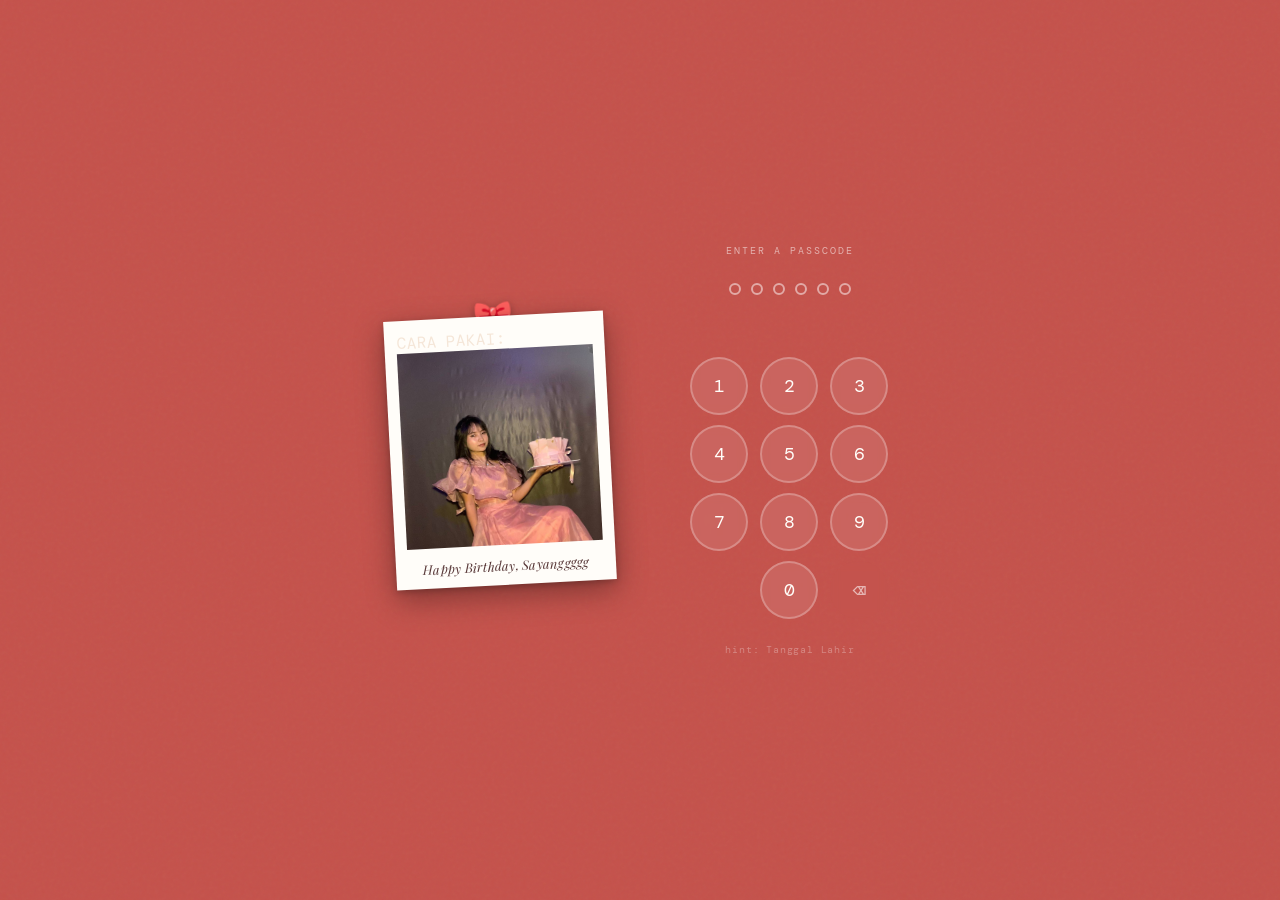
<file: index.html>
<!DOCTYPE html>
<html lang="id">
<head>
  <meta charset="UTF-8" />
  <meta name="viewport" content="width=device-width, initial-scale=1.0" />
  <title>Birthday Surprise 🎂</title>
  <link rel="stylesheet" href="css/global.css" />
  <link rel="stylesheet" href="css/lock.css" />
</head>
<body>

<main class="lock-page">

  <!-- ======= KIRI: POLAROID ======= -->
  <div class="polaroid-wrap">
    <span class="ribbon">🎀</span>

    <div class="polaroid">
      
        CARA PAKAI:
        
        <img class="polaroid-photo" src="assets/audioAssets/photos/02.jpeg" alt="foto" />
      
      <!-- <div class="polaroid-photo-placeholder">📷</div> -->

      <!-- ✏️ Ganti teks caption di bawah ini -->
      <span class="polaroid-caption">Happy Birthday, Sayanggggg</span>
    </div>
  </div>

  <!-- ======= KANAN: PIN PAD ======= -->
  <div class="pin-section">

    <span class="pin-label">Enter a Passcode</span>

    <!-- 6 dot indicator -->
    <div class="pin-display" id="pinDisplay">
      <span class="pin-dot" data-index="0"></span>
      <span class="pin-dot" data-index="1"></span>
      <span class="pin-dot" data-index="2"></span>
      <span class="pin-dot" data-index="3"></span>
      <span class="pin-dot" data-index="4"></span>
      <span class="pin-dot" data-index="5"></span>
    </div>

    <!-- Error text -->
    <div class="pin-error" id="pinError">Wrong passcode. Try again.</div>

    <!-- Keypad 3x4 -->
    <div class="keypad">
      <button class="key-btn" onclick="pressKey('1')">1</button>
      <button class="key-btn" onclick="pressKey('2')">2</button>
      <button class="key-btn" onclick="pressKey('3')">3</button>
      <button class="key-btn" onclick="pressKey('4')">4</button>
      <button class="key-btn" onclick="pressKey('5')">5</button>
      <button class="key-btn" onclick="pressKey('6')">6</button>
      <button class="key-btn" onclick="pressKey('7')">7</button>
      <button class="key-btn" onclick="pressKey('8')">8</button>
      <button class="key-btn" onclick="pressKey('9')">9</button>
      <button class="key-btn empty" aria-hidden="true"></button>
      <button class="key-btn" onclick="pressKey('0')">0</button>
      <button class="key-btn delete" onclick="deleteKey()" aria-label="Delete">⌫</button>
    </div>

    <!-- ✏️ Ganti hint sesuai clue yang mau dikasih -->
    <p class="pin-hint">hint: Tanggal Lahir </p>

  </div>

</main>

<script src="js/lock.js"></script>
</body>
</html>
</file>
<file: css/global.css>
@import url('https://fonts.googleapis.com/css2?family=Playfair+Display:ital,wght@0,400;0,700;1,400&family=DM+Mono:wght@300;400&display=swap');

/* ============================================
   GLOBAL VARIABLES & RESET
   ============================================ */
:root {
  --red-dark:    #8B2A2A;
  --red-mid:     #A83232;
  --red-bg:      #C4514A;
  --pink-bg:     #D98A87;
  --pink-light:  #EDB8B5;
  --cream:       #FEF3E2;
  --gold:        #E8B84B;
  --gold-light:  #F5D07A;
  --white:       #FFFDF9;
  --dark:        #1A0A0A;
  --text-light:  #F5E6D8;

  --font-display: 'Playfair Display', Georgia, serif;
  --font-mono:    'DM Mono', 'Courier New', monospace;

  --ease-bounce: cubic-bezier(0.34, 1.56, 0.64, 1);
  --ease-smooth: cubic-bezier(0.4, 0, 0.2, 1);
}

*, *::before, *::after {
  box-sizing: border-box;
  margin: 0;
  padding: 0;
}

html, body {
  width: 100%;
  height: 100%;
  overflow: hidden;
}

body {
  font-family: var(--font-mono);
  background: var(--red-bg);
  color: var(--text-light);
  -webkit-font-smoothing: antialiased;
}

/* ============================================
   PAGE TRANSITION
   ============================================ */
body {
  animation: pageIn 0.5s var(--ease-smooth) both;
}

@keyframes pageIn {
  from { opacity: 0; transform: scale(0.98); }
  to   { opacity: 1; transform: scale(1); }
}

.fade-out {
  animation: pageOut 0.5s var(--ease-smooth) forwards !important;
}

@keyframes pageOut {
  from { opacity: 1; transform: scale(1); }
  to   { opacity: 0; transform: scale(1.02); }
}

/* ============================================
   SHAKE UTILITY
   ============================================ */
@keyframes shake {
  0%, 100% { transform: translateX(0); }
  15%       { transform: translateX(-8px); }
  30%       { transform: translateX(8px); }
  45%       { transform: translateX(-6px); }
  60%       { transform: translateX(6px); }
  75%       { transform: translateX(-3px); }
  90%       { transform: translateX(3px); }
}

.shake {
  animation: shake 0.55s var(--ease-smooth) both;
}
</file>
<file: css/lock.css>
/* ============================================
   LOCK SCREEN  —  lock.css
   ============================================ */

.lock-page {
  width: 100vw;
  height: 100vh;
  background: var(--red-bg);
  display: flex;
  align-items: center;
  justify-content: center;
  gap: 80px;
  padding: 40px;
  position: relative;
  overflow: hidden;
}

/* Subtle noise texture overlay */
.lock-page::before {
  content: '';
  position: fixed;
  inset: 0;
  background-image: url("data:image/svg+xml,%3Csvg viewBox='0 0 256 256' xmlns='http://www.w3.org/2000/svg'%3E%3Cfilter id='noise'%3E%3CfeTurbulence type='fractalNoise' baseFrequency='0.9' numOctaves='4' stitchTiles='stitch'/%3E%3C/filter%3E%3Crect width='100%25' height='100%25' filter='url(%23noise)' opacity='0.04'/%3E%3C/svg%3E");
  pointer-events: none;
  z-index: 0;
}

/* ============================================
   POLAROID PHOTO
   ============================================ */
.polaroid-wrap {
  position: relative;
  z-index: 1;
  animation: polaroidFloat 0.7s var(--ease-bounce) both;
  animation-delay: 0.1s;
}

@keyframes polaroidFloat {
  from { opacity: 0; transform: translateY(30px) rotate(-3deg); }
  to   { opacity: 1; transform: translateY(0) rotate(-3deg); }
}

.polaroid {
  background: var(--white);
  padding: 12px 12px 40px;
  box-shadow:
    0 10px 30px rgba(0,0,0,0.35),
    0 2px 6px rgba(0,0,0,0.2);
  width: 220px;
  position: relative;
}

.polaroid-photo {
  width: 100%;
  aspect-ratio: 1;
  object-fit: cover;
  display: block;
  background: #c9a090; /* placeholder kalau foto belum ada */
}

/* Placeholder saat belum ada foto */
.polaroid-photo-placeholder {
  width: 100%;
  aspect-ratio: 1;
  background: linear-gradient(135deg, #c9a090 0%, #a07060 100%);
  display: flex;
  align-items: center;
  justify-content: center;
  font-size: 48px;
  color: rgba(255,255,255,0.6);
}

.polaroid-caption {
  position: absolute;
  bottom: 0;
  left: 0;
  right: 0;
  height: 40px;
  display: flex;
  align-items: center;
  justify-content: center;
  font-family: var(--font-display);
  font-style: italic;
  font-size: 13px;
  color: #5a3a3a;
  letter-spacing: 0.02em;
}

/* Ribbon bow di atas polaroid */
.ribbon {
  position: absolute;
  top: -20px;
  left: 50%;
  transform: translateX(-50%);
  font-size: 32px;
  filter: drop-shadow(0 2px 4px rgba(0,0,0,0.3));
  animation: ribbonWiggle 3s ease-in-out infinite;
}

@keyframes ribbonWiggle {
  0%, 100% { transform: translateX(-50%) rotate(-5deg); }
  50%       { transform: translateX(-50%) rotate(5deg); }
}

/* ============================================
   PIN PAD SECTION
   ============================================ */
.pin-section {
  display: flex;
  flex-direction: column;
  align-items: center;
  gap: 20px;
  z-index: 1;
  animation: pinSectionIn 0.7s var(--ease-bounce) both;
  animation-delay: 0.25s;
}

@keyframes pinSectionIn {
  from { opacity: 0; transform: translateY(30px); }
  to   { opacity: 1; transform: translateY(0); }
}

.pin-label {
  font-family: var(--font-mono);
  font-size: 10px;
  letter-spacing: 0.2em;
  text-transform: uppercase;
  color: rgba(255,255,255,0.55);
}

/* 4 dot indicators */
.pin-display {
  display: flex;
  gap: 10px;
  align-items: center;
  justify-content: center;
  height: 24px;
}

.pin-dot {
  width: 12px;
  height: 12px;
  border-radius: 50%;
  border: 2px solid rgba(255,255,255,0.5);
  background: transparent;
  transition: all 0.2s var(--ease-bounce);
}

.pin-dot.filled {
  background: var(--white);
  border-color: var(--white);
  transform: scale(1.15);
}

.pin-dot.error {
  border-color: #ff6b6b;
  background: #ff6b6b;
}

/* Keypad grid */
.keypad {
  display: grid;
  grid-template-columns: repeat(3, 1fr);
  gap: 10px;
  width: 200px;
}

.key-btn {
  width: 58px;
  height: 58px;
  border-radius: 50%;
  border: 2px solid rgba(255,255,255,0.25);
  background: rgba(255,255,255,0.1);
  color: var(--white);
  font-family: var(--font-mono);
  font-size: 18px;
  font-weight: 400;
  cursor: pointer;
  transition:
    background  0.15s ease,
    transform   0.1s var(--ease-bounce),
    border-color 0.15s ease;
  backdrop-filter: blur(4px);
  -webkit-backdrop-filter: blur(4px);
  display: flex;
  align-items: center;
  justify-content: center;
  user-select: none;
  -webkit-tap-highlight-color: transparent;
}

.key-btn:hover {
  background: rgba(255,255,255,0.2);
  border-color: rgba(255,255,255,0.45);
}

.key-btn:active {
  transform: scale(0.9);
  background: rgba(255,255,255,0.3);
}

/* Tombol delete — lebih kecil & transparan */
.key-btn.delete {
  font-size: 22px;
  background: transparent;
  border-color: transparent;
  color: rgba(255,255,255,0.6);
}

.key-btn.delete:hover {
  color: var(--white);
  background: rgba(255,255,255,0.1);
  border-color: rgba(255,255,255,0.2);
}

/* Tombol kosong (spacer grid) */
.key-btn.empty {
  visibility: hidden;
  pointer-events: none;
}

/* ============================================
   ERROR MESSAGE
   ============================================ */
.pin-error {
  font-size: 11px;
  color: #ffaaaa;
  letter-spacing: 0.05em;
  height: 16px;
  text-align: center;
  opacity: 0;
  transition: opacity 0.2s ease;
}

.pin-error.visible {
  opacity: 1;
}

/* ============================================
   HINT (kecil di bawah)
   ============================================ */
.pin-hint {
  font-size: 10px;
  color: rgba(255,255,255,0.3);
  letter-spacing: 0.08em;
  text-align: center;
  margin-top: 4px;
}

/* ============================================
   RESPONSIVE — Mobile
   ============================================ */
@media (max-width: 600px) {
  .lock-page {
    flex-direction: column;
    gap: 40px;
    justify-content: center;
  }

  .polaroid {
    width: 180px;
  }

  @keyframes polaroidFloat {
    from { opacity: 0; transform: translateY(20px) rotate(-2deg); }
    to   { opacity: 1; transform: translateY(0) rotate(-2deg); }
  }
}
</file>
<file: css/hero.css>
/* ============================================
   HERO SECTION  —  hero.css
   ============================================ */

.hero-page {
  width: 100vw;
  height: 100vh;
  position: relative;
  overflow: hidden;
  display: flex;
  align-items: flex-end;
  justify-content: flex-start;
}

/* ============================================
   BACKGROUND PHOTO
   ============================================ */
.hero-bg {
  position: absolute;
  inset: 0;
  background-size: cover;
  background-position: center center;
  opacity: 0;
  z-index: 0;
  transition: opacity 2.5s ease-in-out;
  will-change: opacity, transform;
  backface-visibility: hidden;
  transform: scale(1.03);
}

.hero-bg.active {
  opacity: 1;
  z-index: 2;
}

@keyframes kenburns {
  from {
    transform: scale(1.03);
  }
  to {
    transform: scale(1.10);
  }
}

.hero-photo-grid {
  display: flex;
  width: 100%;
  height: 100%;
  overflow: hidden;
}

.hero-photo-grid img {
  width: 100%;
  height: 100%;
  object-fit: cover;
  object-position: center;
  flex-shrink: 0;
  animation: slideShow 20s linear infinite;
}

@keyframes slideShow {
  0%   { transform: translateX(0); }
  100% { transform: translateX(-100%); }
}

/* Gradient overlay bawah (biar teks kebaca) */
.hero-overlay {
  position: absolute;
  inset: 0;
  background: linear-gradient(
    to top,
    rgba(20, 5, 5, 0.85) 0%,
    rgba(20, 5, 5, 0.4) 40%,
    rgba(20, 5, 5, 0.1) 70%,
    transparent 100%
  );
  z-index: 1;
}

/* ============================================
   COUNTER (kecil di kanan atas)
   ============================================ */
.hero-counter {
  position: absolute;
  top: 28px;
  right: 28px;
  z-index: 3;
  text-align: right;
  font-family: var(--font-mono);
  font-size: 11px;
  color: rgba(255,255,255,0.5);
  letter-spacing: 0.08em;
  animation: fadeInDown 0.8s var(--ease-smooth) 0.5s both;
}

@keyframes fadeInDown {
  from { opacity: 0; transform: translateY(-10px); }
  to   { opacity: 1; transform: translateY(0); }
}

/* ============================================
   MAIN CONTENT (bawah kiri)
   ============================================ */
.hero-content {
  position: relative;
  z-index: 2;
  padding: 0 48px 56px;
  max-width: 600px;
}

.hero-eyebrow {
  font-family: var(--font-mono);
  font-size: 11px;
  letter-spacing: 0.2em;
  text-transform: uppercase;
  color: var(--gold-light);
  margin-bottom: 14px;
  opacity: 0;
  animation: slideUp 0.7s var(--ease-bounce) 0.3s forwards;
}

.hero-title {
  font-family: var(--font-display);
  font-size: clamp(36px, 5vw, 58px);
  font-weight: 700;
  line-height: 1.1;
  color: var(--white);
  margin-bottom: 16px;
  opacity: 0;
  animation: slideUp 0.7s var(--ease-bounce) 0.45s forwards;
}

.hero-title em {
  font-style: italic;
  color: var(--gold-light);
}

.hero-subtitle {
  font-family: var(--font-display);
  font-style: italic;
  font-size: clamp(14px, 1.8vw, 17px);
  line-height: 1.6;
  color: rgba(255,255,255,0.75);
  margin-bottom: 32px;
  max-width: 420px;
  opacity: 0;
  animation: slideUp 0.7s var(--ease-smooth) 0.6s forwards;
}

@keyframes slideUp {
  from { opacity: 0; transform: translateY(24px); }
  to   { opacity: 1; transform: translateY(0); }
}

/* ============================================
   CTA BUTTON
   ============================================ */
.hero-cta {
  display: inline-flex;
  align-items: center;
  gap: 10px;
  padding: 14px 28px;
  background: transparent;
  border: 1.5px solid rgba(255,255,255,0.5);
  color: var(--white);
  font-family: var(--font-mono);
  font-size: 12px;
  letter-spacing: 0.15em;
  text-transform: uppercase;
  cursor: pointer;
  
  /* --- TAMBAHKAN 2 BARIS INI --- */
  margin-top: 25px;         /* Menaikkan tombol dengan jarak ideal dari teks ucapan */
  margin-bottom: 30px;      /* Jarak aman agar tidak hilang atau terpotong di layar HP */
  /* ----------------------------- */

  transition:
    background   0.25s ease,
    border-color 0.25s ease,
    transform    0.15s var(--ease-bounce);
  opacity: 0;
  animation: slideUp 0.7s var(--ease-smooth) 0.75s forwards;
  text-decoration: none;
}

.hero-cta:hover {
  background: rgba(255,255,255,0.12);
  border-color: rgba(255,255,255,0.8);
  transform: translateY(-2px);
}

.hero-cta:active {
  transform: scale(0.97);
}

.hero-cta-arrow {
  transition: transform 0.2s ease;
}

.hero-cta:hover .hero-cta-arrow {
  transform: translateX(4px);
}

/* ============================================
   RESPONSIVE
   ============================================ */
@media (max-width: 600px) {
  .hero-content {
    padding: 0 28px 48px;
  }

  .hero-counter {
    top: 20px;
    right: 20px;
  }
}
@media (max-width: 600px) {
  .hero-bg {
    background-position: center center;
    transform: scale(1);
  }

  .hero-title {
    font-size: clamp(28px, 8vw, 42px);
  }

  .hero-subtitle {
    font-size: 13px;
  }

  .hero-content {
    padding: 0 24px 40px;
  }
}
</file>
<file: css/letter.css>
/* ============================================
   LETTER PAGE  —  letter.css
   ============================================ */

.letter-page {
  width: 100vw;
  min-height: 100vh;
  background: var(--pink-bg);
  display: flex;
  align-items: center;
  justify-content: center;
  padding: 60px 24px;
  overflow-y: auto;
  position: relative;
}

/* Subtle pattern background */
.letter-page::before {
  content: '';
  position: fixed;
  inset: 0;
  background-image:
    radial-gradient(circle at 20% 20%, rgba(255,255,255,0.1) 0%, transparent 50%),
    radial-gradient(circle at 80% 80%, rgba(139, 42, 42, 0.1) 0%, transparent 50%);
  pointer-events: none;
}

/* ============================================
   LETTER CARD
   ============================================ */
.letter-card {
  background: var(--cream);
  max-width: 560px;
  width: 100%;
  padding: 52px 48px;
  box-shadow:
    0 20px 60px rgba(80, 20, 20, 0.2),
    0 4px 12px rgba(80, 20, 20, 0.1);
  position: relative;
  z-index: 1;
  animation: letterReveal 0.8s var(--ease-bounce) 0.1s both;
}

@keyframes letterReveal {
  from {
    opacity: 0;
    transform: translateY(40px) rotate(-1deg);
  }
  to {
    opacity: 1;
    transform: translateY(0) rotate(0deg);
  }
}

/* Dekorasi bunga pojok */
.letter-card::before {
  content: '🌸';
  position: absolute;
  top: 16px;
  right: 20px;
  font-size: 24px;
  opacity: 0.5;
}

.letter-card::after {
  content: '🌸';
  position: absolute;
  bottom: 16px;
  left: 20px;
  font-size: 20px;
  opacity: 0.3;
}

/* Garis merah tipis di kiri (seperti kertas surat) */
.letter-redline {
  position: absolute;
  top: 0;
  bottom: 0;
  left: 72px;
  width: 1px;
  background: rgba(196, 81, 74, 0.15);
}

/* ============================================
   KONTEN SURAT
   ============================================ */
.letter-date {
  font-family: var(--font-mono);
  font-size: 11px;
  color: #9a7070;
  letter-spacing: 0.1em;
  text-transform: uppercase;
  margin-bottom: 28px;
  opacity: 0;
  animation: fadeIn 0.6s ease 0.5s forwards;
}

.letter-salutation {
  font-family: var(--font-display);
  font-style: italic;
  font-size: 22px;
  color: var(--red-dark);
  margin-bottom: 24px;
  opacity: 0;
  animation: fadeIn 0.6s ease 0.65s forwards;
}

.letter-body {
  font-family: var(--font-display);
  font-size: 15px;
  line-height: 1.85;
  color: #3d2020;
  opacity: 0;
  animation: fadeIn 0.6s ease 0.8s forwards;
}

.letter-body p {
  margin-bottom: 18px;
}

.letter-body p:last-child {
  margin-bottom: 0;
}

.letter-closing {
  margin-top: 36px;
  font-family: var(--font-display);
  font-style: italic;
  font-size: 16px;
  color: var(--red-dark);
  opacity: 0;
  animation: fadeIn 0.6s ease 1s forwards;
}

.letter-signature {
  margin-top: 12px;
  font-family: var(--font-display);
  font-style: italic;
  font-size: 28px;
  color: var(--red-mid);
  opacity: 0;
  animation: fadeIn 0.6s ease 1.1s forwards;
}

.letter-ps {
  margin-top: 28px;
  padding-top: 20px;
  border-top: 1px dashed rgba(196, 81, 74, 0.25);
  font-family: var(--font-mono);
  font-size: 11px;
  color: #9a7070;
  line-height: 1.7;
  opacity: 0;
  animation: fadeIn 0.6s ease 1.2s forwards;
}

@keyframes fadeIn {
  from { opacity: 0; transform: translateY(8px); }
  to   { opacity: 1; transform: translateY(0); }
}

/* ============================================
   BACK BUTTON
   ============================================ */
.back-btn {
  position: fixed;
  top: 24px;
  left: 24px;
  z-index: 10;
  display: flex;
  align-items: center;
  gap: 6px;
  padding: 8px 16px;
  background: rgba(255,255,255,0.3);
  border: 1px solid rgba(255,255,255,0.5);
  color: var(--red-dark);
  font-family: var(--font-mono);
  font-size: 11px;
  letter-spacing: 0.1em;
  text-decoration: none;
  backdrop-filter: blur(8px);
  transition: background 0.2s ease, transform 0.15s ease;
  cursor: pointer;
}

.back-btn:hover {
  background: rgba(255,255,255,0.5);
  transform: translateX(-2px);
}

/* ============================================
   RESPONSIVE
   ============================================ */
@media (max-width: 600px) {
  .letter-card {
    padding: 40px 28px;
  }

  .letter-redline {
    left: 48px;
  }
}

/* ============================================
   PHOTO FRAME
   ============================================ */
/* ============================================
   PHOTO FRAME — Polaroid style
   ============================================ */
.letter-photo-frame {
  width: 160px;
  margin: 8px 0 28px auto;
  background: #fff;
  padding: 10px 10px 36px 10px;
  box-shadow:
    0 8px 24px rgba(80, 20, 20, 0.18),
    0 2px 6px rgba(80, 20, 20, 0.1);
  transform: rotate(5deg);
  position: relative;
  opacity: 0;
  animation: fadeIn 0.6s ease 1s forwards;
}

.letter-photo-frame img {
  width: 100%;
  aspect-ratio: 1;
  object-fit: cover;
  object-position: center top;
  display: block;
  background: linear-gradient(135deg, #e8d5c4 0%, #c9a090 100%);
}

/* Caption di bawah foto */
.letter-photo-frame::after {
  content: attr(data-caption);
  position: absolute;
  bottom: 0;
  left: 0;
  right: 0;
  height: 36px;
  display: flex;
  align-items: center;
  justify-content: center;
  font-family: var(--font-display);
  font-style: italic;
  font-size: 12px;
  color: #5a3a3a;
}
</file>
<file: css/loading.css>
/* ============================================
   LOADING SCREEN  —  loading.css
   ============================================ */

.loading-page {
  width: 100vw;
  height: 100vh;
  background: var(--cream);
  display: flex;
  align-items: center;
  justify-content: center;
  position: relative;
  overflow: hidden;
}

/* ============================================
   FLOATING EMOJI (latar belakang)
   ============================================ */
.floating-emoji {
  position: fixed;
  font-size: 1.4rem;
  pointer-events: none;
  z-index: 0;
  animation: floatUp var(--dur, 4s) ease-in forwards;
  white-space: nowrap;
  user-select: none;
}

@keyframes floatUp {
  0%   { transform: translateY(0) rotate(0deg);   opacity: 0.8; }
  80%  { opacity: 0.6; }
  100% { transform: translateY(-110vh) rotate(20deg); opacity: 0; }
}

/* ============================================
   CENTER CONTENT
   ============================================ */
.loading-content {
  display: flex;
  flex-direction: column;
  align-items: center;
  gap: 16px;
  z-index: 1;
  text-align: center;
  animation: contentIn 0.6s var(--ease-bounce) both;
  animation-delay: 0.1s;
}

@keyframes contentIn {
  from { opacity: 0; transform: translateY(20px) scale(0.95); }
  to   { opacity: 1; transform: translateY(0) scale(1); }
}

.loading-cake {
  font-size: 52px;
  animation: cakePulse 1.2s ease-in-out infinite;
  line-height: 1;
}

@keyframes cakePulse {
  0%, 100% { transform: scale(1); }
  50%       { transform: scale(1.1); }
}

.loading-greeting {
  font-family: var(--font-display);
  font-style: italic;
  font-size: 18px;
  color: var(--red-dark);
  letter-spacing: 0.02em;
}

.loading-subtext {
  font-family: var(--font-mono);
  font-size: 11px;
  color: #9a7070;
  letter-spacing: 0.1em;
  text-transform: uppercase;
}

/* ============================================
   PROGRESS BAR
   ============================================ */
.progress-wrap {
  width: 200px;
  height: 4px;
  background: rgba(0,0,0,0.08);
  border-radius: 2px;
  overflow: hidden;
  margin-top: 8px;
}

.progress-bar {
  height: 100%;
  width: 0%;
  border-radius: 2px;
  background: linear-gradient(90deg, var(--red-mid), var(--gold));
  transition: width 0.25s ease;
}
</file>
<file: css/wish.css>
/* ============================================
   MAKE A WISH PAGE  —  wish.css
   ============================================ */

/* ============================================
   BASE PAGE
   ============================================ */
.wish-page {
  width: 100vw;
  height: 100vh;
  background: #111111;
  display: flex;
  flex-direction: column;
  align-items: center;
  justify-content: center;
  gap: 0;
  position: relative;
  overflow: hidden;
  transition: background 0.8s ease;
}

.wish-page.lights-on {
  background: var(--red-bg);
}

/* ============================================
   TITLE "Make a Wish"
   ============================================ */
.wish-title {
  font-family: var(--font-display);
  font-style: italic;
  font-size: clamp(18px, 3vw, 26px);
  color: rgba(255,255,255,0.0);  /* invisible saat gelap */
  letter-spacing: 0.05em;
  margin-bottom: 40px;
  transition: color 0.8s ease;
  text-shadow: 0 0 20px rgba(232, 184, 75, 0);
}

.wish-page.lights-on .wish-title {
  color: var(--gold-light);
  text-shadow: 0 0 20px rgba(232, 184, 75, 0.4);
}

/* ============================================
   PIXEL ART CAKE (CSS box-shadow)
   Setiap pixel = 8px
   ============================================ */
.pixel-cake-wrap {
  position: relative;
  display: flex;
  align-items: center;
  justify-content: center;
  cursor: pointer;
}

/* Unit pixel 8x8 */
.pixel {
  width: 8px;
  height: 8px;
  position: relative;
}

/* 
  Cake digambar dengan box-shadow pada .pixel
  Koordinat: (col * 8px, row * 8px) dari titik anchor

  Layout cake (tiap kotak = 1 pixel 8px):
  
       . . F F F . .     ← api (flame)
       . . C C C . .     ← lilin
  . Y Y Y Y Y Y Y Y Y . ← layer 1 (krim)
  . B B B B B B B B B . ← layer 1 (cake body)
  B B B B B B B B B B B ← layer 2 (lebih lebar)
  . . . . . . . . . . .
*/

.pixel-cake {
  /* Anchor point di tengah */
  position: relative;
  --p: 8px;  /* ukuran satu pixel */
}

/* Semua pixel digambar via box-shadow pada elemen pseudo */
.pixel-cake::before {
  content: '';
  display: block;
  width: var(--p);
  height: var(--p);
  position: absolute;
  top: 0;
  left: 0;
}

/* ─────────────────────────────────────────
   Kita pakai wrapper dengan dimensi pas,
   gambar pixel per pixel via JS canvas 
   (lebih maintainable dari hardcode box-shadow panjang)
   ───────────────────────────────────────── */

#cakeCanvas {
  image-rendering: pixelated;
  image-rendering: crisp-edges;
  /* Scale up 4x biar kelihatan besar */
  width: 176px;   /* 22px * 8 = 176 */
  height: 168px;  /* 21px * 8 = 168 */
}

/* Glow api lilin */
.candle-glow {
  position: absolute;
  width: 60px;
  height: 60px;
  border-radius: 50%;
  background: radial-gradient(circle, rgba(249,163,22,0.35) 0%, transparent 70%);
  top: -10px;
  left: 50%;
  transform: translateX(-50%);
  animation: glowPulse 1.5s ease-in-out infinite;
  pointer-events: none;
  transition: opacity 0.5s ease;
}

@keyframes glowPulse {
  0%, 100% { transform: translateX(-50%) scale(1);    opacity: 0.8; }
  50%       { transform: translateX(-50%) scale(1.3);  opacity: 1; }
}

.candle-glow.out {
  opacity: 0;
}

/* ============================================
   TOMBOL TIUP
   ============================================ */
.blow-btn {
  margin-top: 40px;
  padding: 12px 32px;
  background: transparent;
  border: 1.5px solid rgba(255,255,255,0.3);
  color: rgba(255,255,255,0.7);
  font-family: var(--font-mono);
  font-size: 11px;
  letter-spacing: 0.18em;
  text-transform: uppercase;
  cursor: pointer;
  transition:
    color        0.2s ease,
    border-color 0.2s ease,
    transform    0.15s var(--ease-bounce);
  animation: blinkIn 0.5s ease 1s both;
}

@keyframes blinkIn {
  from { opacity: 0; }
  to   { opacity: 1; }
}

.blow-btn:hover {
  color: var(--white);
  border-color: rgba(255,255,255,0.6);
  transform: scale(1.04);
}

.blow-btn:active {
  transform: scale(0.97);
}

.blow-btn.hidden {
  opacity: 0;
  pointer-events: none;
  transition: opacity 0.3s ease;
}

/* ============================================
   MUSIK LABEL (kecil di pojok)
   ============================================ */
.music-pill {
  position: fixed;
  bottom: 24px;
  right: 24px;
  display: flex;
  align-items: center;
  gap: 8px;
  padding: 8px 16px;
  background: rgba(255,255,255,0.1);
  border: 1px solid rgba(255,255,255,0.2);
  border-radius: 100px;
  font-family: var(--font-mono);
  font-size: 10px;
  color: rgba(255,255,255,0.6);
  letter-spacing: 0.08em;
  cursor: pointer;
  transition: background 0.2s ease;
  z-index: 10;
  animation: blinkIn 0.5s ease 1.5s both;
}

.music-pill:hover {
  background: rgba(255,255,255,0.18);
  color: var(--white);
}

.music-icon {
  font-size: 14px;
  animation: spin 4s linear infinite;
}

@keyframes spin {
  from { transform: rotate(0deg); }
  to   { transform: rotate(360deg); }
}

.music-icon.paused {
  animation-play-state: paused;
}

/* ============================================
   FIREWORK PARTICLES
   ============================================ */
.firework-particle {
  position: fixed;
  width: 7px;
  height: 7px;
  border-radius: 50%;
  pointer-events: none;
  z-index: 20;
  animation: burst var(--dur, 1.2s) ease-out forwards;
}

@keyframes burst {
  0% {
    transform: translate(0, 0) scale(1);
    opacity: 1;
  }
  100% {
    transform:
      translateX(var(--tx, 0px))
      translateY(var(--ty, 0px))
      scale(0);
    opacity: 0;
  }
}

/* ============================================
   WISH SENT MESSAGE (setelah tiup)
   ============================================ */
.wish-sent {
  position: fixed;
  inset: 0;
  display: flex;
  flex-direction: column;
  align-items: center;
  justify-content: center;
  gap: 16px;
  z-index: 30;
  opacity: 0;
  pointer-events: none;
  transition: opacity 0.6s ease;
  background: var(--red-bg); /* ← tambah ini */
}

.wish-sent.visible {
  opacity: 1;
  pointer-events: auto;
}

.wish-sent-title {
  font-family: var(--font-display);
  font-size: clamp(28px, 4vw, 42px);
  color: var(--gold-light);
  text-align: center;
  animation: wishBounce 0.8s var(--ease-bounce) both;
}

.wish-sent-sub {
  font-family: var(--font-mono);
  font-size: 12px;
  color: rgba(255,255,255,0.6);
  letter-spacing: 0.1em;
  text-align: center;
}

@keyframes wishBounce {
  from { transform: scale(0.5); opacity: 0; }
  to   { transform: scale(1);   opacity: 1; }
}

.wish-next-btn {
  margin-top: 8px;
  padding: 12px 28px;
  background: var(--gold);
  border: none;
  color: var(--dark);
  font-family: var(--font-mono);
  font-size: 11px;
  letter-spacing: 0.15em;
  text-transform: uppercase;
  cursor: pointer;
  transition: transform 0.15s var(--ease-bounce), opacity 0.2s ease;
  text-decoration: none;
  display: inline-block;
}

.wish-next-btn:hover {
  transform: scale(1.05);
}
</file>
